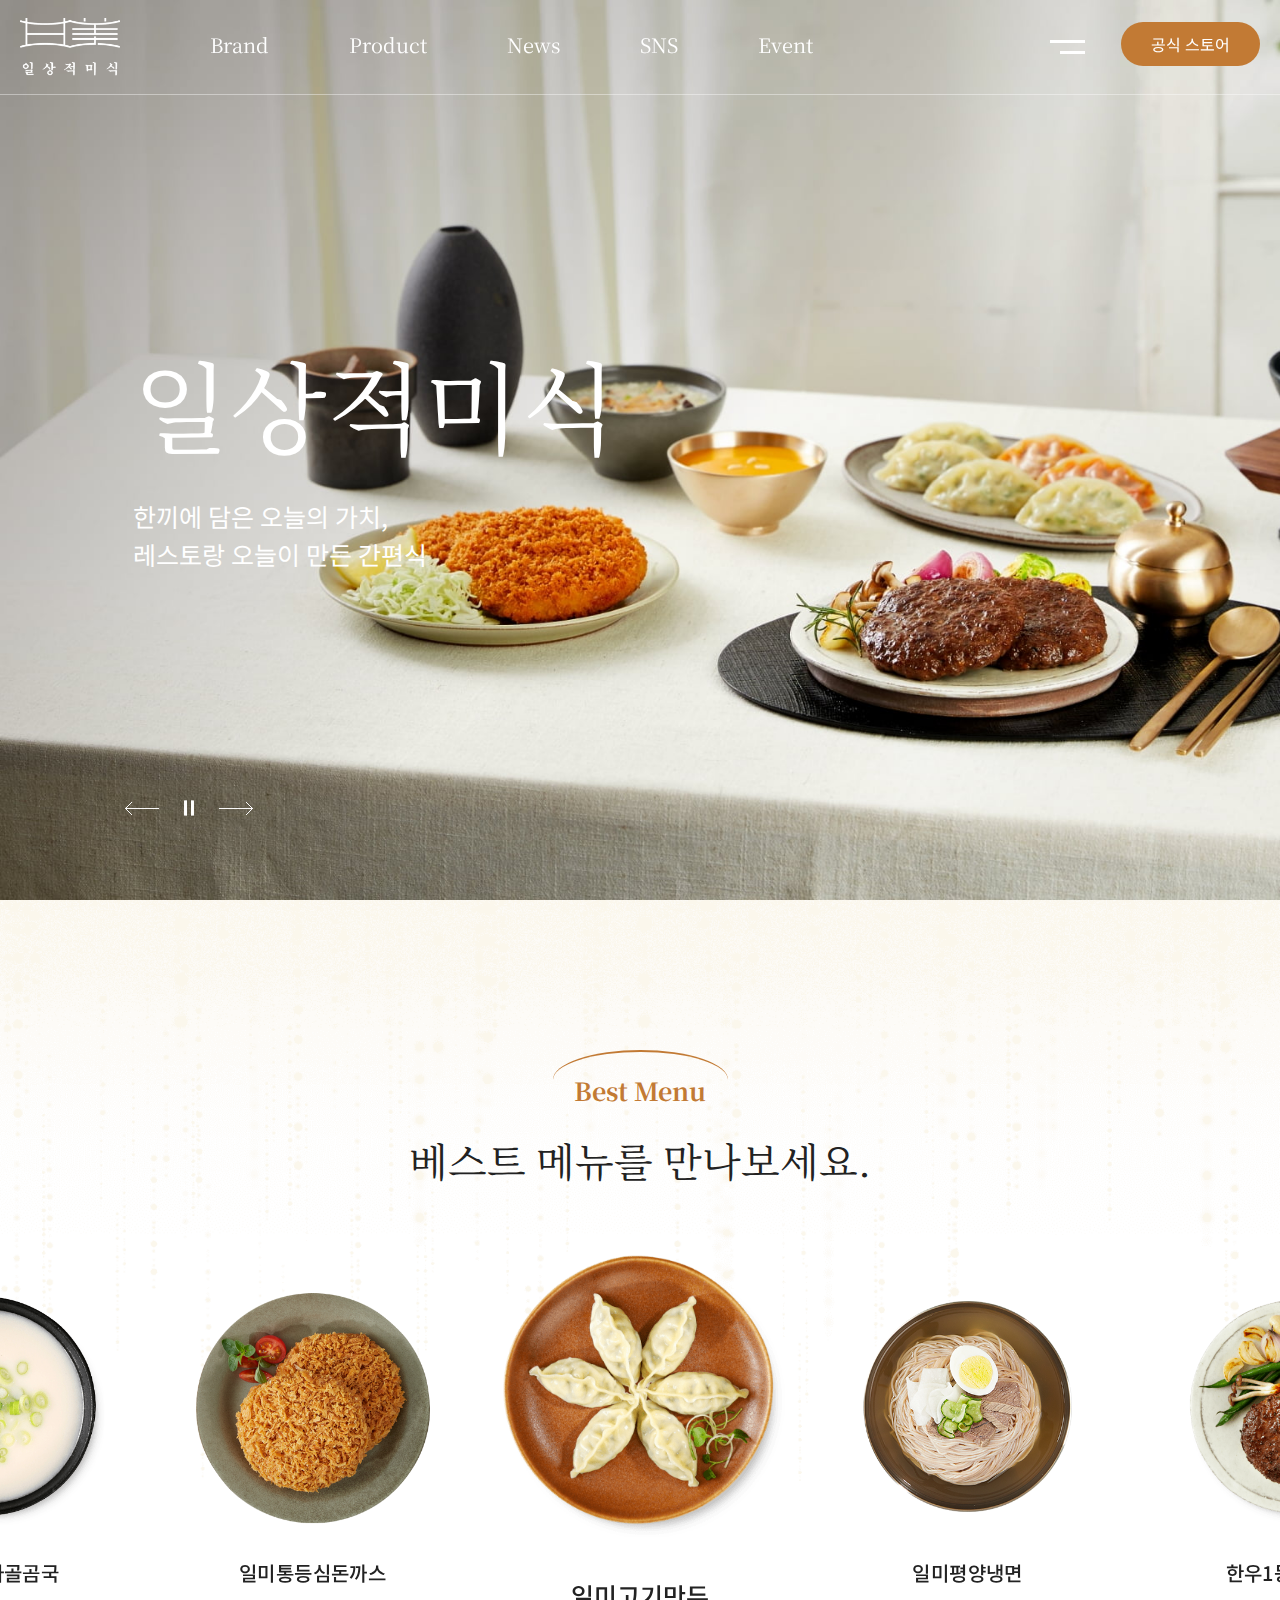
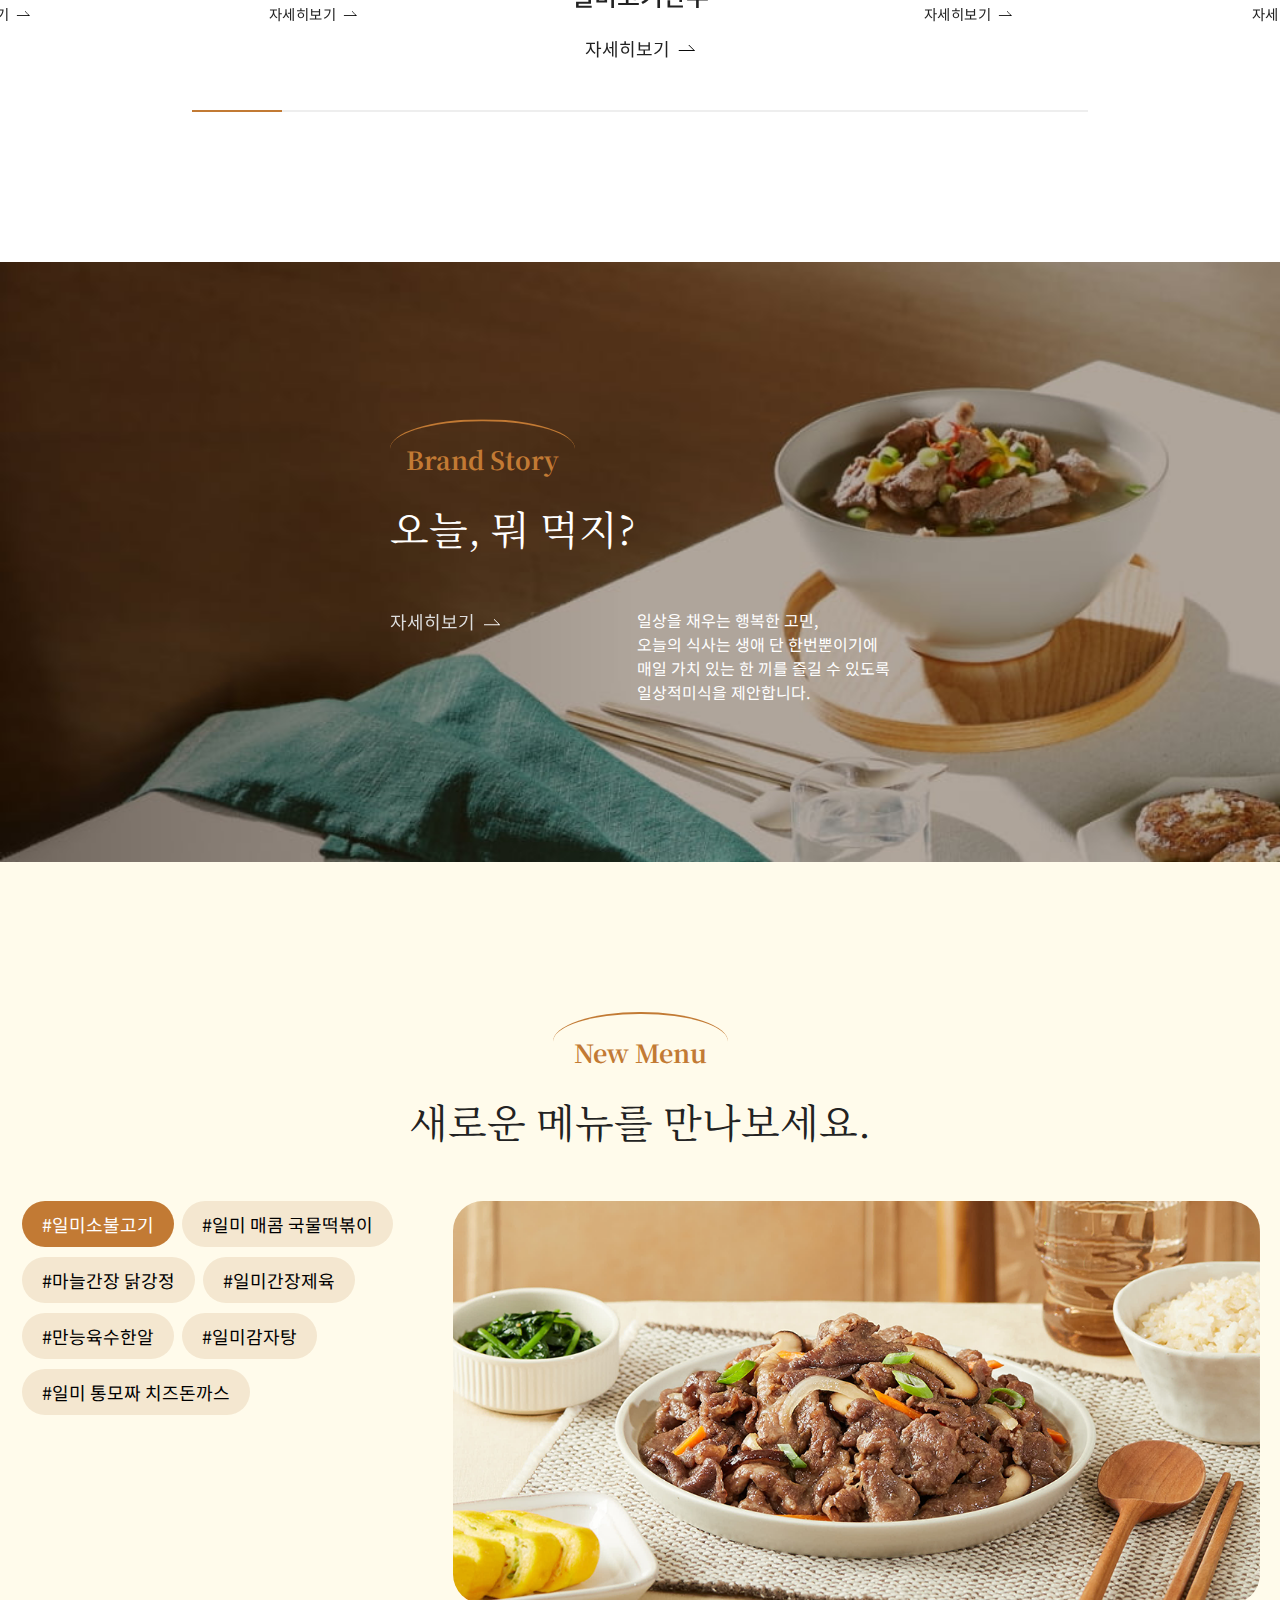
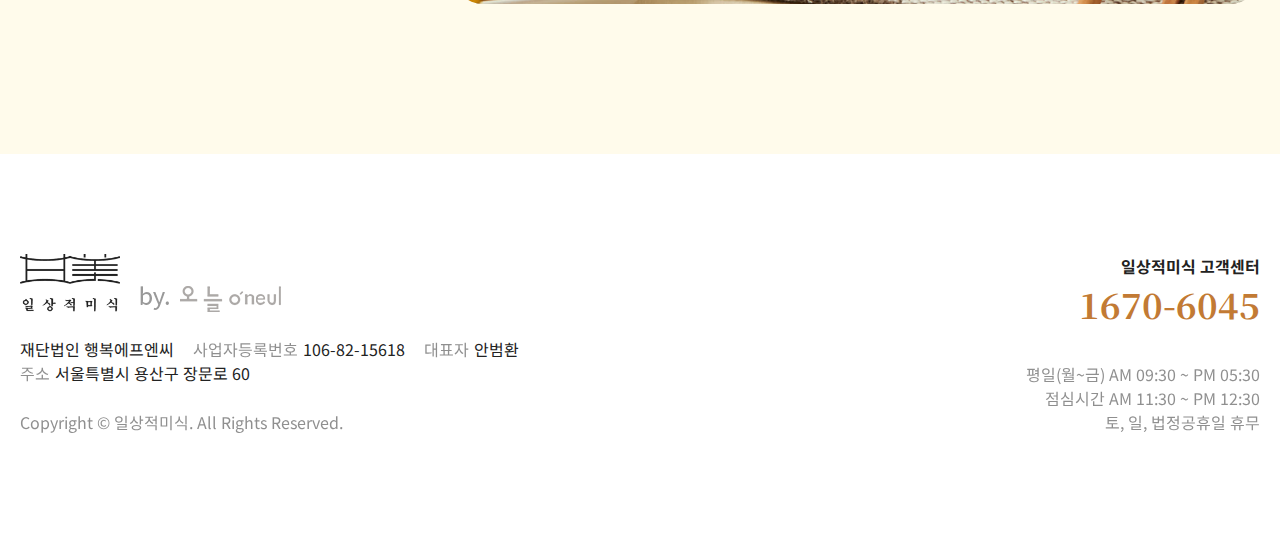
<file: index.html>
<!DOCTYPE html>
<html lang="en">

<head>
  <meta charset="UTF-8">
  <meta name="viewport" content="width=device-width, initial-scale=1.0">
  <title>일상적미식</title>

  <!-- 메타태그 -->
  <meta name="keywords" content="일상적미식">
  <meta name="description" content="한끼에 담은 오늘의 가치, 프리미엄 셰프메이드 가정식 일상적미식">

  <!-- 오픈그래프 -->
  <meta property="og:type" content="website">
  <meta property="og:title" content="일상적미식">
  <meta property="og:url" content="https://www.ilmi.kr">
  <meta property="og:image" content="images/common/og_img.jpg">
  <meta property="og:description" content="한끼에 담은 오늘의 가치, 프리미엄 셰프메이드 가정식 일상적미식">

  <!-- favicon -->
  <link rel="shortcut icon" href="images/common/favicon.ico" type="image/x-icon">

  <!-- font -->
  <link rel="stylesheet" href="css/font.css">

  <!-- css -->
  <link rel="stylesheet" href="css/reset.css">
  <link rel="stylesheet" href="css/swiper-bundle.min.css">
  <link rel="stylesheet" href="css/aos.css">
  <link rel="stylesheet" href="css/common.css">
  <link rel="stylesheet" href="css/main.css">

  <!-- script -->
  <script src="js/jquery-3.7.1.min.js"></script>
  <script src="js/swiper-bundle.min.js"></script>
  <script src="js/aos.js"></script>
  <script defer src="js/common.js"></script>
  <script defer src="js/main.js"></script>
</head>

<body>
  <div id="wrap">
    <header id="header">
      <div class="inner">
        <h1><a href="index.html">일상적미식</a></h1>

        <nav>
          <ul class="gnb">
            <li><a href="sub/brand_01.html">Brand</a>
              <ul class="depth2">
                <li><a href="sub/brand_01.html">브랜드 스토리</a></li>
              </ul>
            </li>
            <li><a href="sub/prd_01.html">Product</a>
              <ul class="depth2">
                <li><a href="sub/prd_01.html">베스트</a></li>
                <li><a href="sub/prd_02.html">신제품</a></li>
                <li><a href="sub/prd_03.html">추천제품</a></li>
              </ul>
            </li>
            <li><a href="sub/news_01.html">News</a>
              <ul class="depth2">
                <li><a href="sub/news_01.html">공지사항</a></li>
                <li><a href="sub/news_02.html">보도자료</a></li>
              </ul>
            </li>
            <li><a href="sub/sns_01.html">SNS</a>
              <ul class="depth2">
                <li><a href="sub/sns_01.html">인스타그램</a></li>
                <li><a href="sub/sns_02.html">유튜브</a></li>
              </ul>
            </li>
            <li><a href="sub/event_01.html">Event</a>
              <ul class="depth2">
                <li><a href="sub/event_01.html">이벤트</a></li>
                <li><a href="sub/event_01.html">당첨자발표</a></li>
              </ul>
            </li>
          </ul>
        </nav>

        <div class="mgnb_wrap">
          <ul class="mgnb">
            <li><a href="sub/brand_01.html">Brand</a>
              <ul class="mdepth2">
                <li><a href="sub/brand_01.html">브랜드 스토리</a></li>
              </ul>
            </li>
            <li><a href="sub/prd_01.html">Product</a>
              <ul class="mdepth2">
                <li><a href="sub/prd_01.html">베스트</a></li>
                <li><a href="sub/prd_02.html">신제품</a></li>
                <li><a href="sub/prd_03.html">추천제품</a></li>
              </ul>
            </li>
            <li><a href="sub/news_01.html">News</a>
              <ul class="mdepth2">
                <li><a href="sub/news_01.html">공지사항</a></li>
                <li><a href="sub/news_02.html">보도자료</a></li>
              </ul>
            </li>
            <li><a href="sub/sns_01.html">SNS</a>
              <ul class="mdepth2">
                <li><a href="sub/sns_01.html">인스타그램</a></li>
                <li><a href="sub/sns_02.html">유튜브</a></li>
              </ul>
            </li>
            <li><a href="sub/event_01.html">Event</a>
              <ul class="mdepth2">
                <li><a href="sub/event_01.html">이벤트</a></li>
                <li><a href="sub/event_01.html">당첨자발표</a></li>
              </ul>
            </li>
          </ul>

          <button class="btn_close"><img src="images/common/i_close_w.svg" alt="메뉴닫기"></button>
        </div>

        <div class="util">
          <button class="btn_sitemap">메뉴열기</button>
          <a href="#" class="btn_store">공식 스토어</a>
        </div>
      </div>
      <div class="depth2_bg"></div>
    </header>

    <main id="main">
      <article class="visual">
        <div class="swiper visual_list">
          <ul class="swiper-wrapper">
            <li class="swiper-slide visual01">
              <div class="visual_txt">
                <h3>일상적미식</h3>
                <p>한끼에 담은 오늘의 가치, <br>레스토랑 오늘이 만든 간편식</p>
              </div>
            </li>
            <li class="swiper-slide visual02">
              <div class="visual_txt">
                <h3>Restaurant o'neul</h3>
                <p>가장 풍요롭고 생생한 시간, <br>오늘을 주제로 한 파인다이닝</p>
              </div>
            </li>
          </ul>
          <div class="control">
            <div class="swiper-button-prev"></div>
            <div class="pause">배너일시정지</div>
            <div class="play">배너재생</div>
            <div class="swiper-button-next"></div>
          </div>
        </div>
      </article>

      <section class="menu padding150">
        <div class="menu_txt">
          <h2>Best Menu</h2>
          <p>베스트 메뉴를 만나보세요.</p>
        </div>

        <div class="swiper menu_list">
          <ul class="swiper-wrapper">
            <li class="swiper-slide">
              <div class="thumb">
                <a href="sub/menu.html">
                  <img src="images/main/best_01.png" alt="제품1">
                  <img src="images/main/best_01_on.png" alt="제품1">
                </a>
              </div>
              <strong>일미고기만두</strong>
              <a href="sub/menu.html" class="btn_more">자세히보기 </a>
            </li>
            <li class="swiper-slide">
              <div class="thumb">
                <a href="sub/menu.html">
                  <img src="images/main/best_02.png" alt="제품2">
                  <img src="images/main/best_02_on.png" alt="제품2">
                </a>
                <strong>일미평양냉면</strong>
                <a href="sub/menu.html" class="btn_more">자세히보기 </a>
            </li>
            <li class="swiper-slide">
              <div class="thumb">
                <a href="sub/menu.html">
                  <img src="images/main/best_03.png" alt="제품3">
                  <img src="images/main/best_03_on.png" alt="제품3">
                </a>
                <strong>한우1등급떡갈비</strong>
                <a href="sub/menu.html" class="btn_more">자세히보기 </a>
            </li>
            <li class="swiper-slide">
              <div class="thumb">
                <a href="sub/menu.html">
                  <img src="images/main/best_04.png" alt="제품4">
                  <img src="images/main/best_04_on.png" alt="제품4">
                </a>
                <strong>일미한우사골곰국</strong>
                <a href="sub/menu.html" class="btn_more">자세히보기 </a>
            </li>
            <li class="swiper-slide">
              <div class="thumb">
                <a href="sub/menu.html">
                  <img src="images/main/best_05.png" alt="제품5">
                  <img src="images/main/best_05_on.png" alt="제품5">
                </a>
                <strong>일미통등심돈까스</strong>
                <a href="sub/menu.html" class="btn_more">자세히보기 </a>
            </li>
            <li class="swiper-slide">
              <div class="thumb">
                <a href="sub/menu.html">
                  <img src="images/main/best_01.png" alt="제품1">
                  <img src="images/main/best_01_on.png" alt="제품1">
                </a>
                <strong>일미고기만두</strong>
                <a href="sub/menu.html" class="btn_more">자세히보기 </a>
            </li>
            <li class="swiper-slide">
              <div class="thumb">
                <a href="sub/menu.html">
                  <img src="images/main/best_02.png" alt="제품2">
                  <img src="images/main/best_02_on.png" alt="제품2">
                </a>
                <strong>일미평양냉면</strong>
                <a href="sub/menu.html" class="btn_more">자세히보기 </a>
            </li>
            <li class="swiper-slide">
              <div class="thumb">
                <a href="sub/menu.html">
                  <img src="images/main/best_03.png" alt="제품3">
                  <img src="images/main/best_03_on.png" alt="제품3">
                </a>
                <strong>한우1등급떡갈비</strong>
                <a href="sub/menu.html" class="btn_more">자세히보기 </a>
            </li>
            <li class="swiper-slide">
              <div class="thumb">
                <a href="sub/menu.html">
                  <img src="images/main/best_04.png" alt="제품4">
                  <img src="images/main/best_04_on.png" alt="제품4">
                </a>
                <strong>일미한우사골곰국</strong>
                <a href="sub/menu.html" class="btn_more">자세히보기 </a>
            </li>
            <li class="swiper-slide">
              <div class="thumb">
                <a href="sub/menu.html">
                  <img src="images/main/best_05.png" alt="제품5">
                  <img src="images/main/best_05_on.png" alt="제품5">
                </a>
                <strong>일미통등심돈까스</strong>
                <a href="sub/menu.html" class="btn_more">자세히보기 </a>
            </li>
          </ul>
          <div class="swiper-pagination"></div>
        </div>
      </section>

      <section class="story">
        <div class="inner">
          <div class="story_top">
            <h2>Brand Story</h2>
            <p>오늘, 뭐 먹지?</p>
          </div>

          <div class="story_bottom">
            <p>일상을 채우는 행복한 고민,
              <br>오늘의 식사는 생애 단 한번뿐이기에
              <br>매일 가치 있는 한 끼를 즐길 수 있도록
              <br>일상적미식을 제안합니다.
            </p>
            <a href="sub/story.html" class="btn_more">자세히보기</a>
          </div>
        </div>
      </section>

      <section class="new padding150">
        <div class="inner">
          <div class="new_txt">
            <h2>New Menu</h2>
            <p>새로운 메뉴를 만나보세요.</p>
          </div>
          <div class="new_content">
            <div class="new_left">
              <button>#일미소불고기 </button>
              <button>#일미 매콤 국물떡볶이</button>
              <button>#마늘간장 닭강정 </button>
              <button>#일미간장제육</button>
              <button>#만능육수한알</button>
              <button>#일미감자탕 </button>
              <button>#일미 통모짜 치즈돈까스</button>
            </div>

            <div class="new_right">
              <a href="sub/new.html"><img src="images/main/new_01.png" alt="일미소불고기"></a>
              <a href="sub/new.html"><img src="images/main/new_02.png" alt="일미 매콤 국물떡볶이"></a>
              <a href="sub/new.html"><img src="images/main/new_03.png" alt="마늘간장 닭강정 "></a>
              <a href="sub/new.html"><img src="images/main/new_04.png" alt="일미간장제육 "></a>
              <a href="sub/new.html"><img src="images/main/new_05.png" alt="만능육수한알 "></a>
              <a href="sub/new.html"><img src="images/main/new_06.png" alt="일미감자탕 "></a>
              <a href="sub/new.html"><img src="images/main/new_07.png" alt="일미 통모짜 치즈돈까스"></a>
            </div>
          </div>
        </div>
      </section>
    </main>

    <footer id="footer">
      <div class="inner">
        <div class="footer_logo">
          <img src="images/common/logo_b.png" alt="일상적미식">
          <img src="images/common/logo_oneul.png" alt="레스토랑 오늘">
        </div>
        <div class="footer_cs">일상적미식 고객센터<span>1670-6045</span></div>
        <div class="footer_time">
          평일(월~금) AM 09:30 ~ PM 05:30
          <br>점심시간 AM 11:30 ~ PM 12:30
          <br>토, 일, 법정공휴일 휴무
        </div>
        <div class="footer_txt">
          재단법인 행복에프엔씨
          <span>사업자등록번호</span>106-82-15618
          <span>대표자</span>안범환
          <br><span>주소</span>서울특별시 용산구 장문로 60
        </div>
        <p class="copy">Copyright &copy; 일상적미식. All Rights Reserved.</p>
      </div>
    </footer>
  </div>
</body>

</html>
</file>
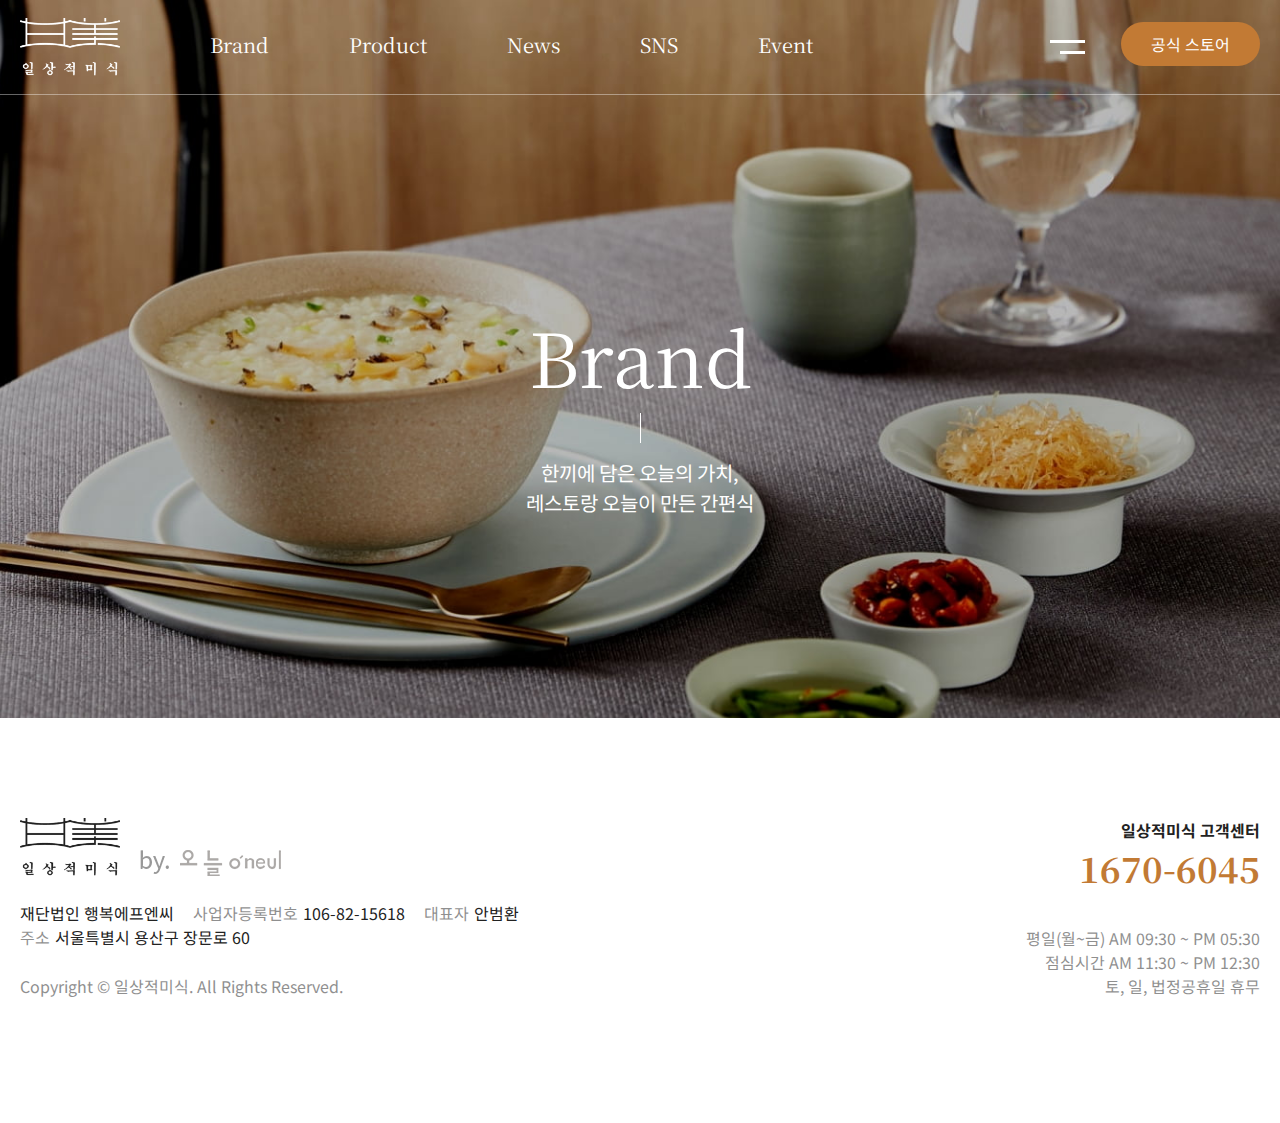
<file: sub/brand_01.html>
<!DOCTYPE html>
<html lang="en">

<head>
  <meta charset="UTF-8">
  <meta name="viewport" content="width=device-width, initial-scale=1.0">
  <title>일상적미식</title>

  <!-- 메타태그 -->
  <meta name="keywords" content="일상적미식">
  <meta name="description" content="한끼에 담은 오늘의 가치, 프리미엄 셰프메이드 가정식 일상적미식">

  <!-- 오픈그래프 -->
  <meta property="og:type" content="website">
  <meta property="og:title" content="일상적미식">
  <meta property="og:url" content="https://www.ilmi.kr">
  <meta property="og:image" content="../images/common/og_img.jpg">
  <meta property="og:description" content="한끼에 담은 오늘의 가치, 프리미엄 셰프메이드 가정식 일상적미식">

  <!-- favicon -->
  <link rel="shortcut icon" href="../images/common/favicon.ico" type="image/x-icon">

  <!-- font -->
  <link rel="stylesheet" href="../css/font.css">

  <!-- css -->
  <link rel="stylesheet" href="../css/reset.css">
  <link rel="stylesheet" href="../css/common.css">
  <link rel="stylesheet" href="../css/sub.css">

  <!-- script -->
  <script src="../js/jquery-3.7.1.min.js"></script>
  <script defer src="../js/common.js"></script>
</head>

<body>
  <div id="wrap">
    <header id="header">
      <div class="inner">
        <h1><a href="../index.html">일상적미식</a></h1>

        <nav>
          <ul class="gnb">
            <li><a href="brand_01.html">Brand</a>
              <ul class="depth2">
                <li><a href="brand_01.html">브랜드 스토리</a></li>
              </ul>
            </li>
            <li><a href="prd_01.html">Product</a>
              <ul class="depth2">
                <li><a href="prd_01.html">베스트</a></li>
                <li><a href="prd_02.html">신제품</a></li>
                <li><a href="prd_03.html">추천제품</a></li>
              </ul>
            </li>
            <li><a href="news_01.html">News</a>
              <ul class="depth2">
                <li><a href="news_01.html">공지사항</a></li>
                <li><a href="news_02.html">보도자료</a></li>
              </ul>
            </li>
            <li><a href="sns_01.html">SNS</a>
              <ul class="depth2">
                <li><a href="sns_01.html">인스타그램</a></li>
                <li><a href="sns_02.html">유튜브</a></li>
              </ul>
            </li>
            <li><a href="event_01.html">Event</a>
              <ul class="depth2">
                <li><a href="event_01.html">이벤트</a></li>
                <li><a href="event_01.html">당첨자발표</a></li>
              </ul>
            </li>
          </ul>
        </nav>

        <div class="mgnb_wrap">
          <ul class="mgnb">
            <li><a href="brand_01.html">Brand</a>
              <ul class="mdepth2">
                <li><a href="brand_01.html">브랜드 스토리</a></li>
              </ul>
            </li>
            <li><a href="prd_01.html">Product</a>
              <ul class="mdepth2">
                <li><a href="prd_01.html">베스트</a></li>
                <li><a href="prd_02.html">신제품</a></li>
                <li><a href="prd_03.html">추천제품</a></li>
              </ul>
            </li>
            <li><a href="news_01.html">News</a>
              <ul class="mdepth2">
                <li><a href="news_01.html">공지사항</a></li>
                <li><a href="news_02.html">보도자료</a></li>
              </ul>
            </li>
            <li><a href="sns_01.html">SNS</a>
              <ul class="mdepth2">
                <li><a href="sns_01.html">인스타그램</a></li>
                <li><a href="sns_02.html">유튜브</a></li>
              </ul>
            </li>
            <li><a href="event_01.html">Event</a>
              <ul class="mdepth2">
                <li><a href="event_01.html">이벤트</a></li>
                <li><a href="event_01.html">당첨자발표</a></li>
              </ul>
            </li>
          </ul>

          <button class="btn_close"><img src="../images/common/i_close_w.svg" alt="메뉴닫기"></button>
        </div>

        <div class="util">
          <button class="btn_sitemap">메뉴열기</button>
          <a href="#" class="btn_store">공식 스토어</a>
        </div>
      </div>
      <div class="depth2_bg"></div>
    </header>

    <!-- main 삭제 -->
    <div id="container">
      <div class="brand_visual bg_brand">
        <h2>Brand</h2>
        <p>한끼에 담은 오늘의 가치,
          <br>레스토랑 오늘이 만든 간편식
        </p>
      </div>
      <div class="brand_story"></div>
    </div>

    <footer id="footer">
      <div class="inner">
        <div class="footer_logo">
          <img src="../images/common/logo_b.png" alt="일상적미식">
          <img src="../images/common/logo_oneul.png" alt="레스토랑 오늘">
        </div>
        <div class="footer_cs">일상적미식 고객센터<span>1670-6045</span></div>
        <div class="footer_time">
          평일(월~금) AM 09:30 ~ PM 05:30
          <br>점심시간 AM 11:30 ~ PM 12:30
          <br>토, 일, 법정공휴일 휴무
        </div>
        <div class="footer_txt">
          재단법인 행복에프엔씨
          <span>사업자등록번호</span>106-82-15618
          <span>대표자</span>안범환
          <br><span>주소</span>서울특별시 용산구 장문로 60
        </div>
        <p class="copy">Copyright &copy; 일상적미식. All Rights Reserved.</p>
      </div>
    </footer>
  </div>
</body>

</html>
</file>
<file: css/font.css>
@charset "utf-8";
/* CSS Document */

@import url('https://fonts.googleapis.com/css2?family=Noto+Sans+KR:wght@100..900&display=swap');

@import url('https://fonts.googleapis.com/css2?family=Noto+Serif+KR:wght@200..900&display=swap');
</file>
<file: css/common.css>
@charset "UTF-8";

:root{
  --main-font: "Noto Sans KR", sans-serif;
  --sub-font: "Noto Serif KR", serif;
  --main-color: #c27a34;  /* rgb(194,122,52) */
}

body{font-family: var(--main-font); font-size: 1.6rem; line-height: 1.5; color: #222;}
#wrap{overflow-x: hidden;}
.inner{margin: 0 auto; max-width: 1640px; padding: 0 20px;}

/* header */
#header{position: absolute; left: 0; top: 0; z-index: 3; width: 100%; color: #fff; border-bottom: rgba(255,255,255,0.4) 1px solid; transition: all 0.5s;}
#header .inner{display: flex; justify-content: space-between; align-items: center; max-width: 1740px;}
#header h1 a{font-size: 0; background: url(../images/common/logo_w.png) no-repeat 0 0/100%; width: 100px; height: 58px; display: block;}
#header nav{margin-right: auto; margin-left: 50px;}
#header .gnb{display: flex;}
#header .gnb > li{position: relative;}
#header .gnb > li::after{content: ""; border-bottom: var(--main-color) 4px solid; display: block; transition: all 0.5s; width: 0; margin: 0 auto;}
#header .gnb > li:hover::after{content: ""; border-bottom: var(--main-color) 4px solid; display: block; width: 100%;}
#header .gnb > li > a{font-family: var(--sub-font); font-size: 2rem; padding: 30px 40px; display: block;}
#header .gnb > li .depth2{position: absolute; width: 600px; z-index: 3; display: none;}
#header .gnb > li .depth2 li{display: inline-block;}
#header .gnb > li .depth2 > li a{font-family: var(--main-font); font-size: 1.6rem; color: #222; display: block; padding: 20px 15px; transition: all 0.5s;}
#header .gnb > li .depth2 > li:hover a{color: var(--main-color);}

#header .depth2_bg{position: absolute; width: 100%; height: 60px; background: #fff; display: none; border-top: 1px solid #eee;}

#header .util .btn_sitemap{font-size: 0; width: 100px; height: 58px; background: url(../images/common/ham_w.png) no-repeat center; cursor: pointer;}
#header .util .btn_store{padding: 10px 30px; background: var(--main-color); border-radius: 100px;}

@media (max-width: 1200px){
  #header h1 a{background: url(../images/common/logo_w.png) no-repeat left center/70%;}
  #header .gnb{display: none;}
  #header .util .btn_sitemap{background: url(../images/common/ham_w.png) no-repeat right center;}
  #header .util .btn_store{display: none;}
}


/* mgnb */
#header .mgnb_wrap{background: #fbf9f4; width: 100%; height: 100%; position: fixed; left: 0; top: 0; color: #222; display: none;}
#header .mgnb{position: absolute; left: 50%; top: 50%; transform: translate(-50%, -50%); width: 60%; border-top: 1px solid var(--main-color); border-bottom: 1px solid var(--main-color);}
#header .mgnb > li{display: grid; grid-template-columns: 300px auto; font-size: 3rem; font-weight: 700; text-transform: uppercase; padding: 40px; border-top: #efddcc 1px solid;}
#header .mgnb > li .mdepth2{display: flex; gap: 50px; align-items: center;}
#header .mgnb > li .mdepth2 > li{font-size: 2rem; font-weight: 400; opacity: 0.6;}
#header .btn_close{position: absolute; right: 0px; top: 0px; background: #000; cursor: pointer; padding: 6px 10px 10px;}
#header .btn_close img{width: 20px; height: 20px;}

@media (max-width: 1200px){
  #header .mgnb{width: 80%;}
  #header .mgnb > li{grid-template-columns: 100%; font-size: 2.5rem; gap: 10px; padding: 25px;}
  #header .mgnb > li .mdepth2 > li{font-size: 1.6rem;}
}

@media (max-width: 700px){
  #header .mgnb{width: 90%;}
  #header .mgnb > li{grid-template-columns: 100%; font-size: 2rem; padding: 20px;}
  #header .mgnb > li .mdepth2 > li{font-size: 1.4rem;}
}


/* active */ 
#header.active{background: #fff;}
#header.active h1 a{background: url(../images/common/logo_b.png);}
#header.active .gnb > li > a{color: #222;}
#header.active .util .btn_sitemap{background: url(../images/common/ham_b.png)no-repeat center;}


/* footer */
#footer{padding: 100px 20px 100px 0;}
#footer .inner{position: relative;}
#footer div{padding-bottom: 25px;}
#footer .footer_logo{display: flex; gap: 20px; align-items: end;}
#footer .footer_cs{font-weight: 700; position: absolute; right: 0; text-align: right; top: 0;}
#footer .footer_cs span{display: block; font-family: var(--sub-font); color: var(--main-color); font-size: 3.5rem;}
#footer .footer_time{opacity: 0.5; position: absolute; right: 0; text-align: right; bottom: 0;}
#footer .footer_txt span{margin: 0 5px 0 15px; opacity: 0.5;}
#footer .footer_txt span:last-of-type{margin: 0 5px 0 0;}
#footer .copy{opacity: 0.5;}

@media (max-width: 1000px){
  #footer{padding: 50px 0;}
  #footer .footer_cs{position: static; text-align: left;}
  #footer .footer_time{position: static; text-align: left;}

}
</file>
<file: css/main.css>
@charset "UTF-8";

/* 공통스타일 */
.padding150{padding: 150px 0;}
section h2{font-size: 2.5rem; font-family: var(--sub-font); font-weight: 700; color: var(--main-color); border-top: 2px solid var(--main-color); border-radius: 50%; width: 175px; padding-top: 20px; margin: 0 auto; text-align: center;}
section h2+p{font-size: 4rem; font-family: var(--sub-font); font-weight: 400; padding: 20px 0 50px;}
a.btn_more{font-size: 1.8rem; background: url(../images/main/more.png) no-repeat right center; padding-right: 25px;}

@media (max-width: 1200px){
  section h2{font-size: 2rem; width: 150px;}
  section h2+p{font-size: 3rem;}
  .padding150{padding: 100px 0;}
}

@media (max-width: 700px){
  section h2{font-size: 1.8rem; width: 130px;}
  section h2+p{font-size: 2.5rem; padding: 20px 0 30px;}
  a.btn_more{font-size: 1.4rem;}
}

/* visual */
.visual{color: #fff; position: relative;}
.visual .visual01{background: url(../images/main/visual_01.jpg) no-repeat center/cover; height: 900px;}
.visual .visual02{background: url(../images/main/visual_02.jpg) no-repeat center/cover; height: 900px;}
.visual .visual_txt{position: absolute; left: 10.416vw; top: 50%; transform: translateY(-50%);}
.visual .visual_txt h3{font-family: var(--sub-font); font-size: 10rem; font-weight: 400;}
.visual .visual_txt p{font-size: 2.5rem; padding-top: 20px;}

.visual .control{position: absolute; left: 9.375vw; bottom: 70px; z-index: 15; display: flex; align-items: center; gap: 15px;}
.visual .swiper-button-prev{color: transparent; background: url(../images/main/prev_w.png) no-repeat center; position: static; margin-top: 0;}
.visual .pause{font-size: 0; width: 20px; height: 20px; background: url(../images/main/btn_puase.png) no-repeat center; cursor: pointer;}
.visual .play{font-size: 0; width: 20px; height: 20px; background: url(../images/main/btn_play.png) no-repeat center; cursor: pointer; display: none;}
.visual .swiper-button-next{color: transparent; background: url(../images/main/next_w.png) no-repeat center; left: 100px; position: static; margin-top: 0;}

@media (max-width: 1200px){
  .visual .visual01{height: 700px;}
  .visual .visual02{height: 700px;}
  .visual .visual_txt h3{font-size: 7rem;}
  .visual .visual_txt p{font-size: 2rem;}
}

@media (max-width: 700px){
  .visual .visual01{height: 600px;}
  .visual .visual02{height: 600px;}
  .visual .visual_txt h3{font-size: 4rem;}
  .visual .visual_txt p{font-size: 1.6rem;}
}


/* menu */
.menu{background: url(../images/main/best_bg.png) no-repeat center/cover; width: 100%; height: 100%; text-align: center;}
.menu .swiper-slide{transform: scale(0.8, 0.8); transition: transform 0.5s; position: relative; padding-bottom: 50px;}
.menu .swiper-slide-active{transform: scale(1,1);}
.menu img{width: 100%; transition: all 0.5s;}
.menu .thumb img:nth-child(2){position: absolute; left: 0; top: 0; opacity: 0; transition: all 0.5s;}
.menu .thumb:hover img:first-child{opacity: 0;}
.menu .thumb:hover img:nth-child(2){opacity: 1;}
.menu strong{font-size: 2.5rem; font-weight: 500; display: block; padding: 40px 0 20px;}

.menu .swiper-pagination{width: 70%; height: 2px; position: absolute; left: 50%; bottom: 0; top: auto; transform: translateX(-50%); background: #eee;}
.menu .swiper-pagination-progressbar-fill{background: var(--main-color);}

@media (max-width: 1000px){
  .menu strong{font-size: 2rem; padding: 30px 0 20px;}
}


/* story */
.story{background: url(../images/main/brand_bg.jpg) no-repeat center/cover; height: 600px; position: relative;}
.story .inner{top: 50%; transform: translate(-50%, -50%); position: absolute; left: 50%; width: 540px;}
.story .story_top{grid-column: 1/3; order: 1; color: #fff;}
.story .story_top h2{width: 185px; margin: 0;}
.story .story_bottom{display: flex; justify-content: space-between; align-items: start;}
.story p{order: 3; color: #fff;}
.story .btn_more{order: 2; filter: invert(100%);}

@media (max-width: 1000px){
  .story{text-align: center;}
  .story .story_top h2{width: 145px; margin: 0 auto;}
  .story h2+p{padding: 20px 0 0;}
  .story .story_bottom{display: block;}
  .story p{margin-bottom: 30px;}
}


/* new */
.new{background: #fffbeb;}
.new p{text-align: center;}
.new .new_content{display: grid; grid-template-columns: 430px auto; gap: 4.166vw;}
.new .new_left button{background: #f4e7d0; font-size: 2rem; padding: 15px 25px; border-radius: 100px; margin: 0 2px 10px;}
.new .new_right img{border-radius: 30px; width: 100%;}

.new .new_left button.active{color: #fff; background: var(--main-color);}

@media (max-width: 1400px){
  .new .new_content{grid-template-columns: 380px auto;}
  .new .new_left button{font-size: 1.8rem; padding: 10px 20px;}
}

@media (max-width: 1024px){
  .new .new_content{grid-template-columns: 100%; gap: 30px;}
  .new .new_left button{font-size: 1.6rem; padding: 10px 20px;}
}

@media (max-width: 700px){
  .new .new_left button{font-size: 1.4rem; padding: 8px 15px; margin-bottom: 10px;}
}
</file>
<file: css/sub.css>
@charset "UTF-8";

/* container */
/* barnd_01.html */
.bg_brand{background: url(../images/sub/bg_sub1.jpg) no-repeat center/cover;}
.brand_visual{text-align: center; color: #fff; padding: 300px 0 200px;}
.brand_visual h2{font-size: 7.5rem; font-family: var(--sub-font); font-weight: 400;}
.brand_visual p{font-size: 2rem;}
.brand_visual p::before{content: ""; display: block; width: 1px; height: 30px; background: #fff; margin: 0 auto; margin-bottom: 15px;}

@media (max-width: 1200px){
  .brand_visual{padding: 250px 0 150px;}
  .brand_visual h2{font-size: 6rem;}
}

@media (max-width: 700px){
  .brand_visual{padding: 200px 0 150px;}
  .brand_visual h2{font-size: 4rem;}
  .brand_visual p::before{display: none;}
  .brand_visual p{font-size: 1.6rem; margin-top: 20px;}
}
</file>
